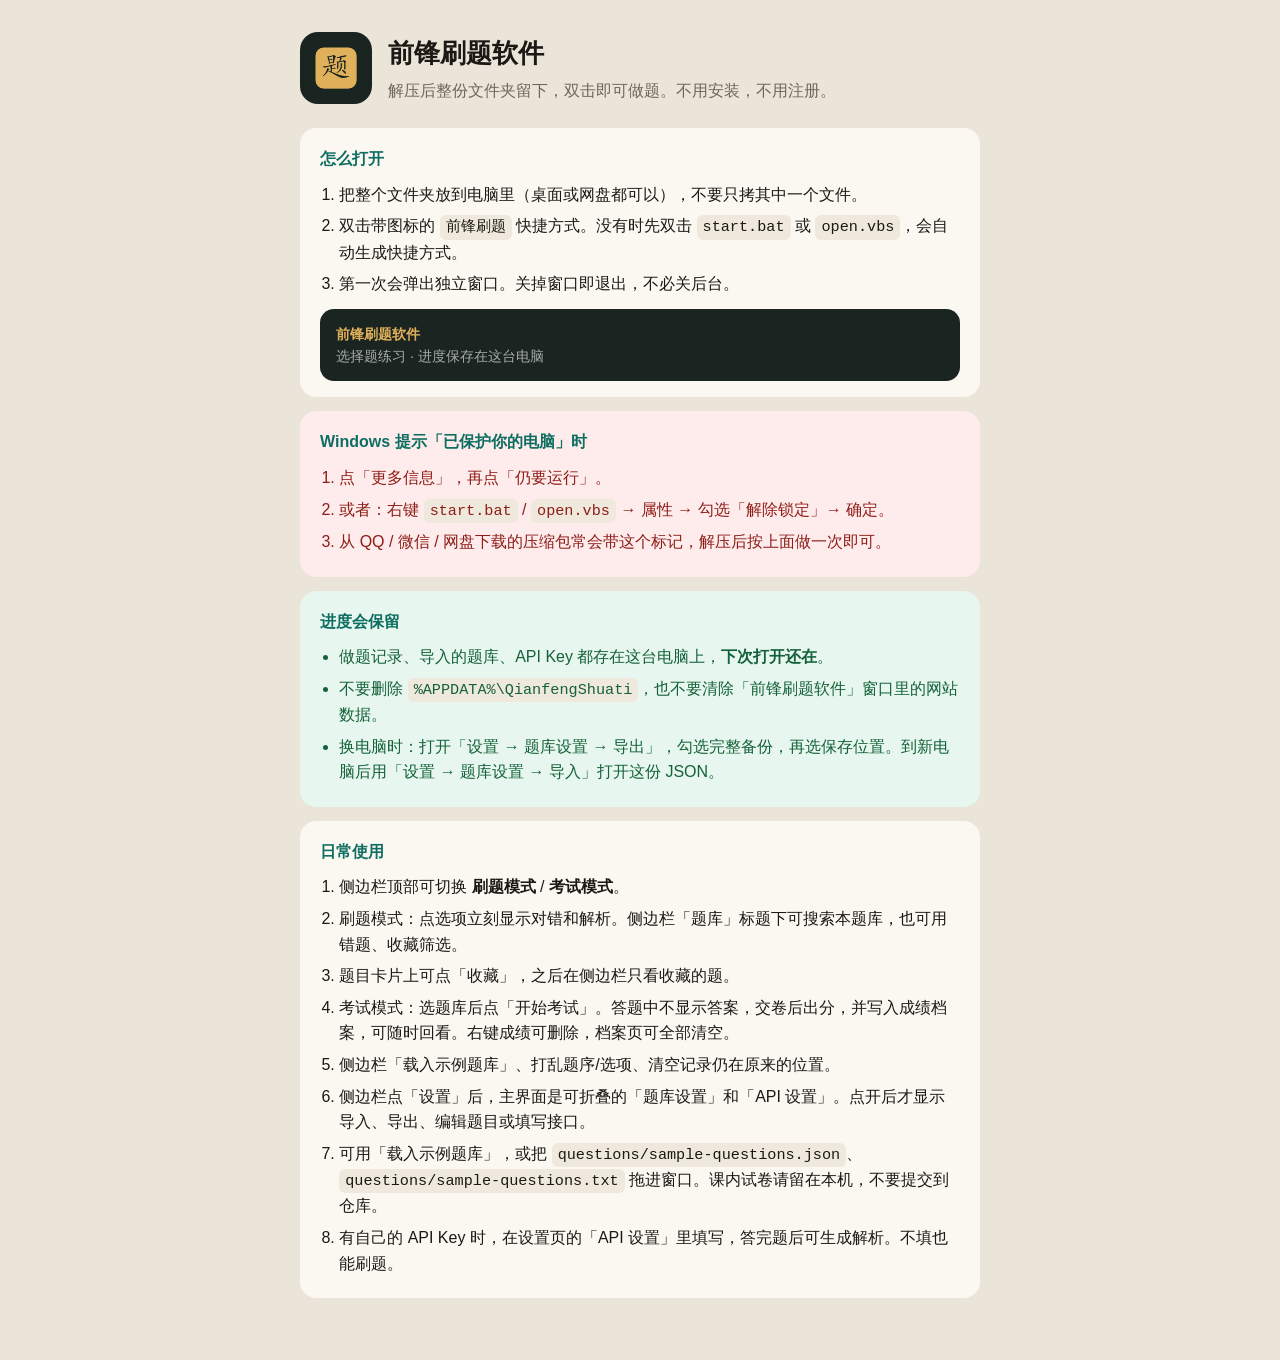
<file: how-to.html>
<!DOCTYPE html>
<html lang="zh-CN">
<head>
  <meta charset="UTF-8" />
  <meta name="viewport" content="width=device-width, initial-scale=1" />
  <title>怎么用 · 前锋刷题软件</title>
  <link rel="icon" href="app.ico" />
  <style>
    * { box-sizing: border-box; }
    body {
      margin: 0;
      font-family: "Segoe UI", "PingFang SC", "Microsoft YaHei", sans-serif;
      background: #ebe4d8;
      color: #1c1915;
      line-height: 1.6;
    }
    .wrap {
      max-width: 720px;
      margin: 0 auto;
      padding: 32px 20px 48px;
    }
    header {
      display: flex;
      gap: 16px;
      align-items: center;
      margin-bottom: 24px;
    }
    header img {
      width: 72px;
      height: 72px;
      border-radius: 18px;
      background: #1a2420;
    }
    h1 { margin: 0; font-size: 1.6rem; }
    header p { margin: 4px 0 0; color: #6f675c; }
    section {
      background: #fbf7f1;
      border-radius: 16px;
      padding: 18px 20px 16px;
      margin-bottom: 14px;
    }
    h2 {
      margin: 0 0 10px;
      font-size: 1rem;
      color: #0f6e62;
    }
    ol, ul { margin: 0; padding-left: 1.2em; }
    li { margin: 6px 0; }
    kbd, .file {
      display: inline-block;
      background: #efe8dc;
      border-radius: 6px;
      padding: 0 6px;
      font-family: Consolas, "Courier New", monospace;
      font-size: 0.95em;
    }
    .warn {
      background: #fdeceb;
      color: #8f1d18;
    }
    .ok {
      background: #e7f6ee;
      color: #146239;
    }
    .shot {
      margin-top: 12px;
      background: #1a2420;
      color: #f4efe6;
      border-radius: 14px;
      padding: 14px 16px;
      font-size: 14px;
    }
    .shot strong { color: #e0b15a; }
    .shot span { color: rgba(255,255,255,.62); }
  </style>
</head>
<body>
  <div class="wrap">
    <header>
      <img src="app.ico" alt="前锋刷题软件" />
      <div>
        <h1>前锋刷题软件</h1>
        <p>解压后整份文件夹留下，双击即可做题。不用安装，不用注册。</p>
      </div>
    </header>

    <section>
      <h2>怎么打开</h2>
      <ol>
        <li>把整个文件夹放到电脑里（桌面或网盘都可以），不要只拷其中一个文件。</li>
        <li>双击带图标的 <span class="file">前锋刷题</span> 快捷方式。没有时先双击 <span class="file">start.bat</span> 或 <span class="file">open.vbs</span>，会自动生成快捷方式。</li>
        <li>第一次会弹出独立窗口。关掉窗口即退出，不必关后台。</li>
      </ol>
      <div class="shot">
        <strong>前锋刷题软件</strong><br />
        <span>选择题练习 · 进度保存在这台电脑</span>
      </div>
    </section>

    <section class="warn">
      <h2>Windows 提示「已保护你的电脑」时</h2>
      <ol>
        <li>点「更多信息」，再点「仍要运行」。</li>
        <li>或者：右键 <span class="file">start.bat</span> / <span class="file">open.vbs</span> → 属性 → 勾选「解除锁定」→ 确定。</li>
        <li>从 QQ / 微信 / 网盘下载的压缩包常会带这个标记，解压后按上面做一次即可。</li>
      </ol>
    </section>

    <section class="ok">
      <h2>进度会保留</h2>
      <ul>
        <li>做题记录、导入的题库、API Key 都存在这台电脑上，<strong>下次打开还在</strong>。</li>
        <li>不要删除 <span class="file">%APPDATA%\QianfengShuati</span>，也不要清除「前锋刷题软件」窗口里的网站数据。</li>
        <li>换电脑时：打开「设置 → 题库设置 → 导出」，勾选完整备份，再选保存位置。到新电脑后用「设置 → 题库设置 → 导入」打开这份 JSON。</li>
      </ul>
    </section>

    <section>
      <h2>日常使用</h2>
      <ol>
        <li>侧边栏顶部可切换 <strong>刷题模式</strong> / <strong>考试模式</strong>。</li>
        <li>刷题模式：点选项立刻显示对错和解析。侧边栏「题库」标题下可搜索本题库，也可用错题、收藏筛选。</li>
        <li>题目卡片上可点「收藏」，之后在侧边栏只看收藏的题。</li>
        <li>考试模式：选题库后点「开始考试」。答题中不显示答案，交卷后出分，并写入成绩档案，可随时回看。右键成绩可删除，档案页可全部清空。</li>
        <li>侧边栏「载入示例题库」、打乱题序/选项、清空记录仍在原来的位置。</li>
        <li>侧边栏点「设置」后，主界面是可折叠的「题库设置」和「API 设置」。点开后才显示导入、导出、编辑题目或填写接口。</li>
        <li>可用「载入示例题库」，或把 <span class="file">questions/sample-questions.json</span>、<span class="file">questions/sample-questions.txt</span> 拖进窗口。课内试卷请留在本机，不要提交到仓库。</li>
        <li>有自己的 API Key 时，在设置页的「API 设置」里填写，答完题后可生成解析。不填也能刷题。</li>
      </ol>
    </section>
  </div>
</body>
</html>
</file>
